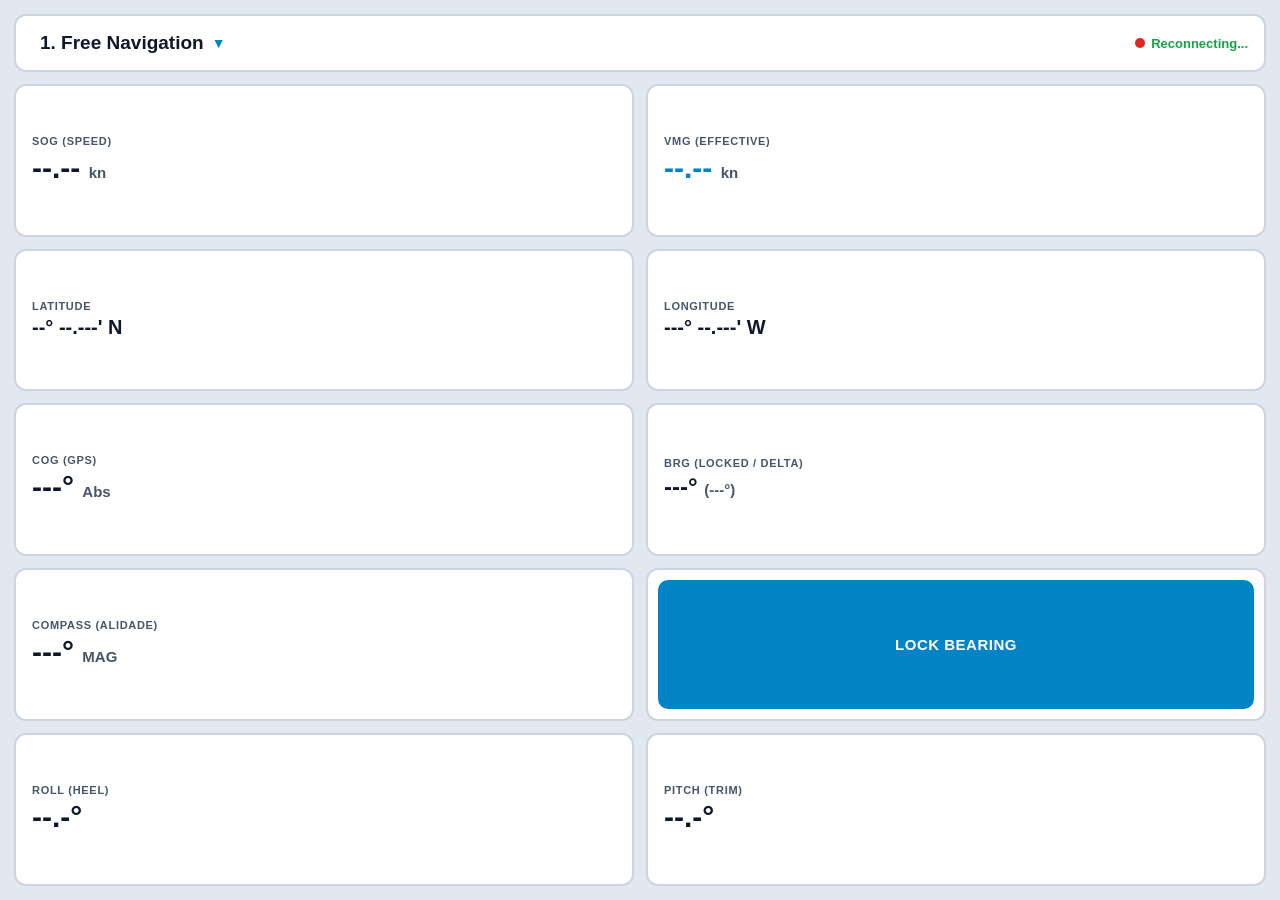
<file: data/index.html>
<!DOCTYPE html>
<html lang="en">
<head>
    <meta charset="UTF-8">
    <meta name="viewport" content="width=device-width, initial-scale=1.0">
    <title>ISHA - Tactical Regatta</title>
    <style>
        * { box-sizing: border-box; }
        body { 
            font-family: -apple-system, BlinkMacSystemFont, "Segoe UI", Roboto, sans-serif; 
            margin: 0; 
            padding: 0; 
            height: 100vh;
            display: flex;
            flex-direction: column;
            overflow: hidden;
            transition: background 0.2s, color 0.2s;
        }

        /* TEMAS DE COLOR */
        body.day-mode {
            --bg-color: #e2e8f0;
            --card-bg: #ffffff;
            --text-color: #0f172a;
            --text-muted: #475569;
            --border-color: #cbd5e1;
            --topbar-bg: #ffffff;
            --menu-hover: #f1f5f9;
        }
        body.night-mode {
            --bg-color: #000000;
            --card-bg: #140808;
            --text-color: #ef4444;
            --text-muted: #991b1b;
            --border-color: #450a0a;
            --topbar-bg: #140808;
            --menu-hover: #290d0d;
        }
        body.dark-mode {
            --bg-color: #0f172a;
            --card-bg: #1e293b;
            --text-color: #f8fafc;
            --text-muted: #94a3b8;
            --border-color: #334155;
            --topbar-bg: #1e293b;
            --menu-hover: #334155;
        }

        body {
            background: var(--bg-color);
            color: var(--text-color);
        }

        /* CONTENEDOR PRINCIPAL A PANTALLA COMPLETA */
        main {
            flex: 1;
            padding: 14px;
            overflow-y: auto;
            display: flex;
            flex-direction: column;
            gap: 12px;
            position: relative;
        }

        /* BARRA SUPERIOR CON TÍTULO DESPLEGABLE */
        .top-bar {
            display: flex;
            justify-content: space-between;
            align-items: center;
            background: var(--topbar-bg);
            padding: 12px 16px;
            border-radius: 12px;
            border: 2px solid var(--border-color);
            position: relative;
            z-index: 50;
        }

        .screen-selector-btn {
            background: transparent;
            border: none;
            color: var(--text-color);
            font-size: 19px;
            font-weight: 800;
            display: flex;
            align-items: center;
            gap: 8px;
            cursor: pointer;
            padding: 4px 8px;
            border-radius: 8px;
            text-align: left;
        }
        .screen-selector-btn:active {
            background: var(--menu-hover);
        }
        .chevron {
            font-size: 14px;
            color: #0284c7;
        }

        .connection-status { 
            font-size: 13px; 
            font-weight: 700; 
            color: #16a34a; 
            display: flex; 
            align-items: center; 
            gap: 6px; 
            white-space: nowrap;
        }
        .led { width: 10px; height: 10px; background: #16a34a; border-radius: 50%; display: inline-block; }

        /* MENÚ DESPLEGABLE FLOTANTE */
        .dropdown-menu {
            display: none;
            position: absolute;
            top: calc(100% + 8px);
            left: 0;
            width: 100%;
            max-width: 340px;
            background: var(--card-bg);
            border: 2px solid var(--border-color);
            border-radius: 14px;
            box-shadow: 0 12px 28px rgba(0,0,0,0.35);
            padding: 12px;
            flex-direction: column;
            gap: 6px;
            z-index: 100;
        }
        .dropdown-menu.open {
            display: flex;
        }
        .menu-header {
            font-size: 11px;
            font-weight: 800;
            text-transform: uppercase;
            color: #0284c7;
            letter-spacing: 1px;
            padding: 4px 10px;
        }
        .menu-item {
            background: transparent;
            color: var(--text-color);
            border: none;
            padding: 14px 14px;
            text-align: left;
            font-size: 16px;
            border-radius: 8px;
            cursor: pointer;
            font-weight: 700;
        }
        .menu-item:hover {
            background: var(--menu-hover);
        }
        .menu-item.active {
            background: #0284c7;
            color: #ffffff;
        }

        .theme-row {
            display: grid;
            grid-template-columns: repeat(3, 1fr);
            gap: 6px;
            margin-top: 8px;
            padding-top: 10px;
            border-top: 2px solid var(--border-color);
        }
        .theme-btn {
            background: var(--bg-color);
            color: var(--text-color);
            border: 1px solid var(--border-color);
            padding: 10px 4px;
            border-radius: 8px;
            font-size: 13px;
            font-weight: 700;
            cursor: pointer;
            text-align: center;
        }
        .theme-btn.selected {
            border: 2px solid #0284c7;
        }

        /* VISTAS / PANTALLAS */
        .screen-view {
            display: none;
            flex: 1;
            flex-direction: column;
        }
        .screen-view.active {
            display: flex;
        }

        /* GRID DE TARJETAS */
        .dashboard-grid {
            display: grid;
            grid-template-columns: repeat(2, 1fr);
            gap: 12px;
            flex: 1;
        }
        .card { 
            background: var(--card-bg); 
            padding: 14px 16px; 
            border-radius: 12px; 
            border: 2px solid var(--border-color);
            display: flex;
            flex-direction: column;
            justify-content: center;
        }
        .label { 
            font-size: 11px; 
            color: var(--text-muted); 
            text-transform: uppercase; 
            letter-spacing: 0.7px; 
            font-weight: 700;
            margin-bottom: 4px; 
        }
        .value { 
            font-size: 30px; 
            font-weight: 800; 
            color: var(--text-color); 
            line-height: 1.15;
        }
        .unit { 
            font-size: 15px; 
            color: var(--text-muted); 
            font-weight: 600; 
        }
        
        /* BOTÓN DE ACCIÓN */
        .btn-lock {
            background: #0284c7;
            color: #ffffff;
            border: none;
            padding: 14px 12px;
            border-radius: 10px;
            font-weight: 800;
            font-size: 15px;
            width: 100%;
            height: 100%;
            text-transform: uppercase;
            letter-spacing: 0.5px;
            cursor: pointer;
            transition: background 0.2s;
        }
        .btn-lock.locked {
            background: #dc2626;
        }

        /* ESTADOS DINÁMICOS DE ESCORA (ROLL / HEEL) */
        .card.heel-stbd {
            background: #dcfce7 !important;
            border-color: #16a34a !important;
        }
        .card.heel-stbd .label,
        .card.heel-stbd .value,
        .card.heel-stbd .unit {
            color: #14532d !important;
        }

        .card.heel-port {
            background: #fee2e2 !important;
            border-color: #dc2626 !important;
        }
        .card.heel-port .label,
        .card.heel-port .value,
        .card.heel-port .unit {
            color: #7f1d1d !important;
        }

        /* PANTALLAS VACÍAS (PLACEHOLDER) */
        .empty-screen {
            flex: 1;
            background: var(--card-bg);
            border: 2px dashed var(--border-color);
            border-radius: 12px;
            display: flex;
            flex-direction: column;
            align-items: center;
            justify-content: center;
            text-align: center;
            padding: 30px;
            color: var(--text-muted);
        }
        .empty-screen h2 {
            margin: 0 0 8px 0;
            color: var(--text-color);
            font-size: 22px;
        }
    </style>
</head>
<body class="day-mode">

    <main>
        <!-- BARRA SUPERIOR CON TÍTULO DESPLEGABLE -->
        <div class="top-bar">
            <button class="screen-selector-btn" onclick="toggleMenu(event)">
                <span id="current-screen-title">1. Free Navigation</span>
                <span class="chevron">▼</span>
            </button>

            <div id="status" class="connection-status">
                <span id="led" class="led"></span> <span id="stat-text">Connecting...</span>
            </div>

            <!-- MENÚ DESPLEGABLE -->
            <div id="dropdown-menu" class="dropdown-menu">
                <div class="menu-header">⛵ ISHA TACTICAL — SCREENS</div>
                <button class="menu-item active" onclick="switchScreen('nav', '1. Free Navigation', this)">1. Free Navigation</button>
                <button class="menu-item" onclick="switchScreen('start', '2. Pre-Start Line', this)">2. Pre-Start Line</button>
                <button class="menu-item" onclick="switchScreen('vmg', '3. VMG & Performance', this)">3. VMG &amp; Performance</button>
                <button class="menu-item" onclick="switchScreen('marks', '4. Waypoints / Marks', this)">4. Waypoints / Marks</button>
                <button class="menu-item" onclick="switchScreen('map', '5. Map & Laylines', this)">5. Map &amp; Laylines</button>

                <div class="theme-row">
                    <button id="btn-day" class="theme-btn selected" onclick="setTheme('day')">☀️ Day</button>
                    <button id="btn-night" class="theme-btn" onclick="setTheme('night')">🌙 Night</button>
                    <button id="btn-dark" class="theme-btn" onclick="setTheme('dark')">💻 Dark</button>
                </div>
            </div>
        </div>

        <!-- PANTALLA 1: FREE NAVIGATION -->
        <div id="screen-nav" class="screen-view active">
            <div class="dashboard-grid">
                <!-- Fila 2: SOG & VMG -->
                <div class="card">
                    <div class="label">SOG (Speed)</div>
                    <div id="spd" class="value">--.-- <span class="unit">kn</span></div>
                </div>
                <div class="card">
                    <div class="label">VMG (Effective)</div>
                    <div id="vmg" class="value" style="color: #0284c7;">--.-- <span class="unit">kn</span></div>
                </div>

                <!-- Fila 3: Lat & Long -->
                <div class="card">
                    <div class="label">Latitude</div>
                    <div id="lat" class="value" style="font-size: 20px;">--° --.---' N</div>
                </div>
                <div class="card">
                    <div class="label">Longitude</div>
                    <div id="lon" class="value" style="font-size: 20px;">---° --.---' W</div>
                </div>

                <!-- Fila 4: COG & Brg (Locked + Delta) -->
                <div class="card">
                    <div class="label">COG (GPS)</div>
                    <div id="cog" class="value">---° <span class="unit">Abs</span></div>
                </div>
                <div class="card">
                    <div class="label">Brg (Locked / Delta)</div>
                    <div id="fixed-brg" class="value" style="font-size: 24px;">---° <span class="unit">(---°)</span></div>
                </div>

                <!-- Fila 5: Compass & Lock Button -->
                <div class="card">
                    <div class="label">Compass (Alidade)</div>
                    <div id="phone-compass" class="value">---° <span class="unit">MAG</span></div>
                </div>
                <div class="card" style="padding: 10px;">
                    <button id="btn-lock" class="btn-lock" onclick="toggleLockBearing()">Lock Bearing</button>
                </div>

                <!-- Fila 6: Roll & Pitch -->
                <div id="card-roll" class="card">
                    <div id="roll-label" class="label">Roll (Heel)</div>
                    <div id="roll" class="value">--.-°</div>
                </div>
                <div class="card">
                    <div class="label">Pitch (Trim)</div>
                    <div id="pitch" class="value">--.-°</div>
                </div>
            </div>
        </div>

        <!-- PANTALLA 2: PRE-START LINE (VACÍA) -->
        <div id="screen-start" class="screen-view">
            <div class="empty-screen">
                <h2>2. Pre-Start Line</h2>
                <p>Empty layout ready for Start Timer, Line Bias &amp; Distance to Line.</p>
            </div>
        </div>

        <!-- PANTALLA 3: VMG & PERFORMANCE (VACÍA) -->
        <div id="screen-vmg" class="screen-view">
            <div class="empty-screen">
                <h2>3. VMG &amp; Performance</h2>
                <p>Empty layout ready for Target VMG, Tack Angles &amp; Wind Shift indicator.</p>
            </div>
        </div>

        <!-- PANTALLA 4: WAYPOINTS / MARKS (VACÍA) -->
        <div id="screen-marks" class="screen-view">
            <div class="empty-screen">
                <h2>4. Waypoints / Marks</h2>
                <p>Empty layout ready for Active Mark, DTW, BTW &amp; ETA.</p>
            </div>
        </div>

        <!-- PANTALLA 5: MAP & LAYLINES (VACÍA) -->
        <div id="screen-map" class="screen-view">
            <div class="empty-screen">
                <h2>5. Map &amp; Laylines</h2>
                <p>Empty layout ready for Tactical Plotter &amp; Layline projections.</p>
            </div>
        </div>

        <!-- INPUT OCULTO PARA CAPTURAR Y GUARDAR LA FOTO DIRECTAMENTE -->
        <input type="file" id="camera-input" accept="image/*" capture="environment" style="display: none;" onchange="handlePhotoCaptured(this)">
    </main>

    <script>
        let ws;
        let currentCog = 0;
        let currentPhoneHeading = 0;
        let lockedBearing = null;

        const dropdown = document.getElementById('dropdown-menu');
        const statusText = document.getElementById('stat-text');
        const led = document.getElementById('led');
        const cogEl = document.getElementById('cog');
        const fixedBrgEl = document.getElementById('fixed-brg');
        const phoneCompassEl = document.getElementById('phone-compass');
        const btnLock = document.getElementById('btn-lock');

        function toggleMenu(event) {
            event.stopPropagation();
            dropdown.classList.toggle('open');
        }

        // Cerrar menú al hacer clic fuera
        document.addEventListener('click', (event) => {
            if (!dropdown.contains(event.target)) {
                dropdown.classList.remove('open');
            }
        });

        // Cambiar de pantalla activa
        function switchScreen(screenId, titleText, btnElement) {
            document.querySelectorAll('.screen-view').forEach(el => el.classList.remove('active'));
            document.getElementById('screen-' + screenId).classList.add('active');

            document.getElementById('current-screen-title').innerText = titleText;

            document.querySelectorAll('.menu-item').forEach(btn => btn.classList.remove('active'));
            btnElement.classList.add('active');

            dropdown.classList.remove('open');
        }

        // Cambiar tema (Day / Night / Dark) con persistencia
        function setTheme(mode) {
            document.body.className = mode + '-mode';
            document.querySelectorAll('.theme-btn').forEach(btn => btn.classList.remove('selected'));
            document.getElementById('btn-' + mode).classList.add('selected');
            localStorage.setItem('isha_theme', mode);
            dropdown.classList.remove('open');
        }

        // Cargar tema guardado si existe
        const savedTheme = localStorage.getItem('isha_theme');
        if (savedTheme) {
            setTheme(savedTheme);
        }

        // --- WEBSOCKETS CON EL ESP32 ---
        function connect() {
            ws = new WebSocket('ws://' + window.location.hostname + ':81/');

            ws.onopen = () => {
                statusText.innerText = "Online";
                led.style.background = "#16a34a";
            };

            ws.onclose = () => {
                statusText.innerText = "Reconnecting...";
                led.style.background = "#dc2626";
                setTimeout(connect, 3000);
            };

            ws.onmessage = (event) => {
                try {
                    const data = JSON.parse(event.data);
                    if (data.spd !== undefined) document.getElementById('spd').innerHTML = data.spd.toFixed(1) + " <span class='unit'>kn</span>";
                    if (data.vmg !== undefined) document.getElementById('vmg').innerHTML = data.vmg.toFixed(1) + " <span class='unit'>kn</span>";
                    
                    if (data.cog !== undefined) {
                        currentCog = data.cog;
                        cogEl.innerHTML = currentCog.toFixed(1) + "° <span class='unit'>Abs</span>";
                        if (lockedBearing !== null) {
                            updateBearingDisplay();
                        }
                    }
                    
                    if (data.lat !== undefined) document.getElementById('lat').innerText = data.lat.toFixed(4) + "° N";
                    if (data.lon !== undefined) document.getElementById('lon').innerText = data.lon.toFixed(4) + "° W";
                    
                    // Roll con clases dinámicas para cambiar fondo y texto de la tarjeta entera
                    if (data.roll !== undefined) {
                        let rollVal = data.roll;
                        let rollCard = document.getElementById('card-roll');
                        let rollLabel = document.getElementById('roll-label');
                        let rollEl = document.getElementById('roll');

                        rollCard.classList.remove('heel-stbd', 'heel-port');

                        if (rollVal < 0) {
                            // Estribor -> Verde
                            rollCard.classList.add('heel-stbd');
                            rollLabel.innerText = "Roll (Heel - Stbd)";
                            rollEl.innerHTML = rollVal.toFixed(1) + "°";
                        } else if (rollVal > 0) {
                            // Babor -> Rojo
                            rollCard.classList.add('heel-port');
                            rollLabel.innerText = "Roll (Heel - Port)";
                            rollEl.innerHTML = rollVal.toFixed(1) + "°";
                        } else {
                            rollLabel.innerText = "Roll (Heel)";
                            rollEl.innerHTML = "0.0°";
                        }
                    }

                    if (data.pitch !== undefined) {
                        document.getElementById('pitch').innerHTML = data.pitch.toFixed(1) + "°";
                    }
                } catch (e) {
                    console.error("JSON error:", e);
                }
            };
        }

        connect();

        // --- SENSOR DE ORIENTACIÓN DEL MÓVIL (COMPÁS MAGNÉTICO ABSOLUTO) ---
        function handleOrientation(event) {
            let heading = null;
            const OFFSET = 0; // Ajustar grados de desfase si la postura de la mano lo requiere

            if (event.webkitCompassHeading !== undefined) {
                // iOS
                heading = event.webkitCompassHeading;
            } else if (event.alpha !== null) {
                // Android (alpha antihorario -> invertir a horario)
                heading = 360 - event.alpha;
            }

            if (heading !== null && !isNaN(heading)) {
                heading = (heading + OFFSET) % 360;
                if (heading < 0) heading += 360;

                currentPhoneHeading = Math.round(heading);
                if (currentPhoneHeading === 360) currentPhoneHeading = 0;
                phoneCompassEl.innerHTML = currentPhoneHeading + "° <span class='unit'>MAG</span>";
            }
        }

        if (!window.isSecureContext) {
            phoneCompassEl.innerHTML = "<span style='font-size:14px; color:#dc2626;'>Insecure (HTTP)</span>";
        } else if ('ondeviceorientationabsolute' in window) {
            window.addEventListener('deviceorientationabsolute', handleOrientation, true);
        } else if (window.DeviceOrientationEvent) {
            window.addEventListener('deviceorientation', handleOrientation, true);
        } else {
            phoneCompassEl.innerText = "Not supported";
        }

        // --- FUNCIÓN PARA FIJAR / DESFIJAR LA MARCACIÓN Y GUARDAR FOTO ---
        function toggleLockBearing() {
            if (lockedBearing === null) {
                // 1. Fijar marcación actual
                lockedBearing = currentPhoneHeading;
                updateBearingDisplay();

                btnLock.innerText = "Unlock Bearing";
                btnLock.classList.add('locked');

                // 2. Activar la cámara nativa para guardar la foto con sus metadatos
                document.getElementById('camera-input').click();

            } else {
                // Desfijar
                lockedBearing = null;
                fixedBrgEl.innerHTML = "---° <span class='unit'>(---°)</span>";

                btnLock.innerText = "Lock Bearing";
                btnLock.classList.remove('locked');
            }
        }

        // --- GESTIÓN DE LA FOTO CAPTURADA ---
        function handlePhotoCaptured(input) {
            if (input.files && input.files[0]) {
                const file = input.files[0];
                console.log("Foto guardada en el dispositivo:", file.name);
            }
        }

        function updateBearingDisplay() {
            // Normalizar diferencia al camino más corto (-180° a +180°)
            let delta = Math.round(currentCog - lockedBearing);
            while (delta > 180) delta -= 360;
            while (delta < -180) delta += 360;

            let deltaStr = (delta > 0 ? "+" + delta : delta) + "°";
            fixedBrgEl.innerHTML = lockedBearing + "° <span class='unit'>(" + deltaStr + ")</span>";
        }
    </script>
</body>
</html>
</file>
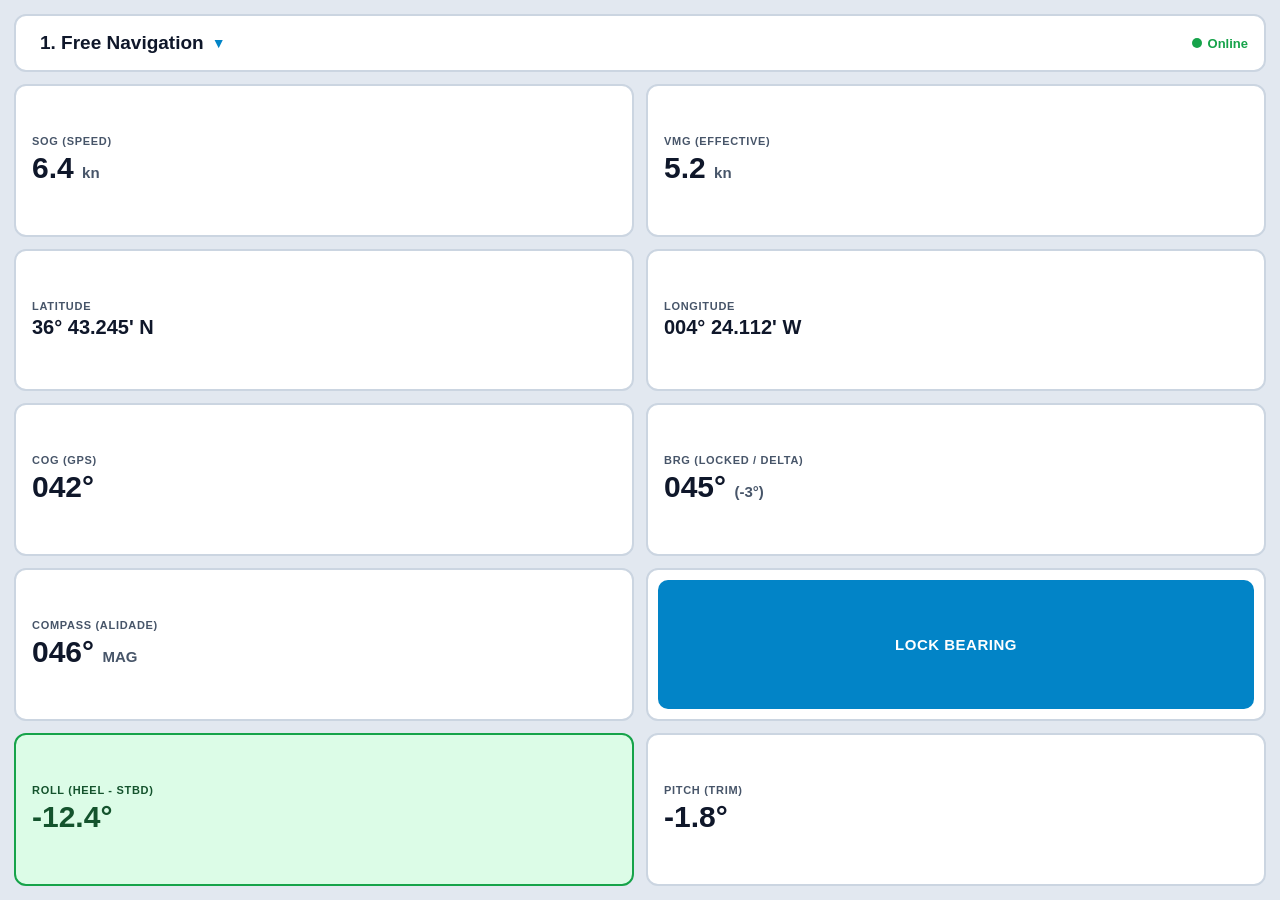
<file: src/ui.html>
<!DOCTYPE html>
<html lang="en">
<head>
    <meta charset="UTF-8">
    <meta name="viewport" content="width=device-width, initial-scale=1.0">
    <title>ISHA - Tactical Regatta</title>
    <style>
        * { box-sizing: border-box; }
        body { 
            font-family: -apple-system, BlinkMacSystemFont, "Segoe UI", Roboto, sans-serif; 
            margin: 0; 
            padding: 0; 
            height: 100vh;
            display: flex;
            flex-direction: column;
            overflow: hidden;
            transition: background 0.2s, color 0.2s;
        }

        /* TEMAS DE COLOR */
        body.day-mode {
            --bg-color: #e2e8f0;
            --card-bg: #ffffff;
            --text-color: #0f172a;
            --text-muted: #475569;
            --border-color: #cbd5e1;
            --topbar-bg: #ffffff;
            --menu-hover: #f1f5f9;
        }
        body.night-mode {
            --bg-color: #000000;
            --card-bg: #140808;
            --text-color: #ef4444;
            --text-muted: #991b1b;
            --border-color: #450a0a;
            --topbar-bg: #140808;
            --menu-hover: #290d0d;
        }
        body.dark-mode {
            --bg-color: #0f172a;
            --card-bg: #1e293b;
            --text-color: #f8fafc;
            --text-muted: #94a3b8;
            --border-color: #334155;
            --topbar-bg: #1e293b;
            --menu-hover: #334155;
        }

        body {
            background: var(--bg-color);
            color: var(--text-color);
        }

        /* CONTENEDOR PRINCIPAL A PANTALLA COMPLETA */
        main {
            flex: 1;
            padding: 14px;
            overflow-y: auto;
            display: flex;
            flex-direction: column;
            gap: 12px;
            position: relative;
        }

        /* BARRA SUPERIOR CON TÍTULO DESPLEGABLE */
        .top-bar {
            display: flex;
            justify-content: space-between;
            align-items: center;
            background: var(--topbar-bg);
            padding: 12px 16px;
            border-radius: 12px;
            border: 2px solid var(--border-color);
            position: relative;
            z-index: 50;
        }

        .screen-selector-btn {
            background: transparent;
            border: none;
            color: var(--text-color);
            font-size: 19px;
            font-weight: 800;
            display: flex;
            align-items: center;
            gap: 8px;
            cursor: pointer;
            padding: 4px 8px;
            border-radius: 8px;
            text-align: left;
        }
        .screen-selector-btn:active {
            background: var(--menu-hover);
        }
        .chevron {
            font-size: 14px;
            color: #0284c7;
        }

        .connection-status { 
            font-size: 13px; 
            font-weight: 700; 
            color: #16a34a; 
            display: flex; 
            align-items: center; 
            gap: 6px; 
            white-space: nowrap;
        }
        .led { width: 10px; height: 10px; background: #16a34a; border-radius: 50%; display: inline-block; }

        /* MENÚ DESPLEGABLE FLOTANTE */
        .dropdown-menu {
            display: none;
            position: absolute;
            top: calc(100% + 8px);
            left: 0;
            width: 100%;
            max-width: 340px;
            background: var(--card-bg);
            border: 2px solid var(--border-color);
            border-radius: 14px;
            box-shadow: 0 12px 28px rgba(0,0,0,0.35);
            padding: 12px;
            flex-direction: column;
            gap: 6px;
            z-index: 100;
        }
        .dropdown-menu.open {
            display: flex;
        }
        .menu-header {
            font-size: 11px;
            font-weight: 800;
            text-transform: uppercase;
            color: #0284c7;
            letter-spacing: 1px;
            padding: 4px 10px;
        }
        .menu-item {
            background: transparent;
            color: var(--text-color);
            border: none;
            padding: 14px 14px;
            text-align: left;
            font-size: 16px;
            border-radius: 8px;
            cursor: pointer;
            font-weight: 700;
        }
        .menu-item:hover {
            background: var(--menu-hover);
        }
        .menu-item.active {
            background: #0284c7;
            color: #ffffff;
        }

        .theme-row {
            display: grid;
            grid-template-columns: repeat(3, 1fr);
            gap: 6px;
            margin-top: 8px;
            padding-top: 10px;
            border-top: 2px solid var(--border-color);
        }
        .theme-btn {
            background: var(--bg-color);
            color: var(--text-color);
            border: 1px solid var(--border-color);
            padding: 10px 4px;
            border-radius: 8px;
            font-size: 13px;
            font-weight: 700;
            cursor: pointer;
            text-align: center;
        }
        .theme-btn.selected {
            border: 2px solid #0284c7;
        }

        /* VISTAS / PANTALLAS */
        .screen-view {
            display: none;
            flex: 1;
            flex-direction: column;
        }
        .screen-view.active {
            display: flex;
        }

        /* GRID DE TARJETAS */
        .dashboard-grid {
            display: grid;
            grid-template-columns: repeat(2, 1fr);
            gap: 12px;
            flex: 1;
        }
        .card { 
            background: var(--card-bg); 
            padding: 14px 16px; 
            border-radius: 12px; 
            border: 2px solid var(--border-color);
            display: flex;
            flex-direction: column;
            justify-content: center;
        }
        .label { 
            font-size: 11px; 
            color: var(--text-muted); 
            text-transform: uppercase; 
            letter-spacing: 0.7px; 
            font-weight: 700;
            margin-bottom: 4px; 
        }
        .value { 
            font-size: 30px; 
            font-weight: 800; 
            color: var(--text-color); 
            line-height: 1.15;
        }
        .unit { 
            font-size: 15px; 
            color: var(--text-muted); 
            font-weight: 600; 
        }
        
        /* BOTÓN DE ACCIÓN */
        .btn-lock {
            background: #0284c7;
            color: #ffffff;
            border: none;
            padding: 14px 12px;
            border-radius: 10px;
            font-weight: 800;
            font-size: 15px;
            width: 100%;
            height: 100%;
            text-transform: uppercase;
            letter-spacing: 0.5px;
            cursor: pointer;
        }
        .btn-lock.locked {
            background: #dc2626;
        }

        /* ESTADOS DINÁMICOS DE ESCORA (ROLL / HEEL) */
        .card.heel-stbd {
            background: #dcfce7;
            border-color: #16a34a;
        }
        .card.heel-stbd .label,
        .card.heel-stbd .value,
        .card.heel-stbd .unit {
            color: #14532d;
        }

        .card.heel-port {
            background: #fee2e2;
            border-color: #dc2626;
        }
        .card.heel-port .label,
        .card.heel-port .value,
        .card.heel-port .unit {
            color: #7f1d1d;
        }

        /* PANTALLAS VACÍAS (PLACEHOLDER) */
        .empty-screen {
            flex: 1;
            background: var(--card-bg);
            border: 2px dashed var(--border-color);
            border-radius: 12px;
            display: flex;
            flex-direction: column;
            align-items: center;
            justify-content: center;
            text-align: center;
            padding: 30px;
            color: var(--text-muted);
        }
        .empty-screen h2 {
            margin: 0 0 8px 0;
            color: var(--text-color);
            font-size: 22px;
        }
    </style>
</head>
<body class="day-mode">

    <main>
        <!-- BARRA SUPERIOR CON TÍTULO DESPLEGABLE -->
        <div class="top-bar">
            <button class="screen-selector-btn" onclick="toggleMenu(event)">
                <span id="current-screen-title">1. Free Navigation</span>
                <span class="chevron">▼</span>
            </button>

            <div class="connection-status">
                <span class="led"></span> <span>Online</span>
            </div>

            <!-- MENÚ DESPLEGABLE -->
            <div id="dropdown-menu" class="dropdown-menu">
                <div class="menu-header">⛵ ISHA TACTICAL — SCREENS</div>
                <button class="menu-item active" onclick="switchScreen('nav', '1. Free Navigation', this)">1. Free Navigation</button>
                <button class="menu-item" onclick="switchScreen('start', '2. Pre-Start Line', this)">2. Pre-Start Line</button>
                <button class="menu-item" onclick="switchScreen('vmg', '3. VMG & Performance', this)">3. VMG &amp; Performance</button>
                <button class="menu-item" onclick="switchScreen('marks', '4. Waypoints / Marks', this)">4. Waypoints / Marks</button>
                <button class="menu-item" onclick="switchScreen('map', '5. Map & Laylines', this)">5. Map &amp; Laylines</button>

                <div class="theme-row">
                    <button id="btn-day" class="theme-btn selected" onclick="setTheme('day')">☀️ Day</button>
                    <button id="btn-night" class="theme-btn" onclick="setTheme('night')">🌙 Night</button>
                    <button id="btn-dark" class="theme-btn" onclick="setTheme('dark')">💻 Dark</button>
                </div>
            </div>
        </div>

        <!-- PANTALLA 1: FREE NAVIGATION -->
        <div id="screen-nav" class="screen-view active">
            <div class="dashboard-grid">
                <!-- Fila 2: SOG & VMG -->
                <div class="card">
                    <div class="label">SOG (Speed)</div>
                    <div class="value">6.4 <span class="unit">kn</span></div>
                </div>
                <div class="card">
                    <div class="label">VMG (Effective)</div>
                    <div class="value">5.2 <span class="unit">kn</span></div>
                </div>

                <!-- Fila 3: Lat & Long -->
                <div class="card">
                    <div class="label">Latitude</div>
                    <div class="value" style="font-size: 20px;">36° 43.245' N</div>
                </div>
                <div class="card">
                    <div class="label">Longitude</div>
                    <div class="value" style="font-size: 20px;">004° 24.112' W</div>
                </div>

                <!-- Fila 4: COG & Brg -->
                <div class="card">
                    <div class="label">COG (GPS)</div>
                    <div class="value">042°</div>
                </div>
                <div class="card">
                    <div class="label">Brg (Locked / Delta)</div>
                    <div id="brg-display" class="value">045° <span class="unit">(-3°)</span></div>
                </div>

                <!-- Fila 5: Compass & Lock Button -->
                <div class="card">
                    <div class="label">Compass (Alidade)</div>
                    <div class="value">046° <span class="unit">MAG</span></div>
                </div>
                <div class="card" style="padding: 10px;">
                    <button id="btn-lock" class="btn-lock" onclick="toggleLock()">Lock Bearing</button>
                </div>

                <!-- Fila 6: Roll & Pitch -->
                <div class="card heel-stbd">
                    <div class="label">Roll (Heel - Stbd)</div>
                    <div class="value">-12.4°</div>
                </div>
                <div class="card">
                    <div class="label">Pitch (Trim)</div>
                    <div class="value">-1.8°</div>
                </div>
            </div>
        </div>

        <!-- PANTALLA 2: PRE-START LINE (VACÍA) -->
        <div id="screen-start" class="screen-view">
            <div class="empty-screen">
                <h2>2. Pre-Start Line</h2>
                <p>Empty layout ready for Start Timer, Line Bias &amp; Distance to Line.</p>
            </div>
        </div>

        <!-- PANTALLA 3: VMG & PERFORMANCE (VACÍA) -->
        <div id="screen-vmg" class="screen-view">
            <div class="empty-screen">
                <h2>3. VMG &amp; Performance</h2>
                <p>Empty layout ready for Target VMG, Tack Angles &amp; Wind Shift indicator.</p>
            </div>
        </div>

        <!-- PANTALLA 4: WAYPOINTS / MARKS (VACÍA) -->
        <div id="screen-marks" class="screen-view">
            <div class="empty-screen">
                <h2>4. Waypoints / Marks</h2>
                <p>Empty layout ready for Active Mark, DTW, BTW &amp; ETA.</p>
            </div>
        </div>

        <!-- PANTALLA 5: MAP & LAYLINES (VACÍA) -->
        <div id="screen-map" class="screen-view">
            <div class="empty-screen">
                <h2>5. Map &amp; Laylines</h2>
                <p>Empty layout ready for Tactical Plotter &amp; Layline projections.</p>
            </div>
        </div>
    </main>

    <script>
        const dropdown = document.getElementById('dropdown-menu');

        function toggleMenu(event) {
            event.stopPropagation();
            dropdown.classList.toggle('open');
        }

        // Cerrar el menú si se pulsa fuera de él
        document.addEventListener('click', (event) => {
            if (!dropdown.contains(event.target)) {
                dropdown.classList.remove('open');
            }
        });

        // Cambiar de pantalla activa
        function switchScreen(screenId, titleText, btnElement) {
            document.querySelectorAll('.screen-view').forEach(el => el.classList.remove('active'));
            document.getElementById('screen-' + screenId).classList.add('active');

            document.getElementById('current-screen-title').innerText = titleText;

            document.querySelectorAll('.menu-item').forEach(btn => btn.classList.remove('active'));
            btnElement.classList.add('active');

            dropdown.classList.remove('open');
        }

        // Cambiar tema (Day / Night / Dark)
        function setTheme(mode) {
            document.body.className = mode + '-mode';
            document.querySelectorAll('.theme-btn').forEach(btn => btn.classList.remove('selected'));
            document.getElementById('btn-' + mode).classList.add('selected');
            dropdown.classList.remove('open');
        }

        // Simulación visual del botón Lock Bearing
        let isLocked = true;
        function toggleLock() {
            const btn = document.getElementById('btn-lock');
            const brg = document.getElementById('brg-display');
            isLocked = !isLocked;
            if (isLocked) {
                btn.innerText = 'Unlock Bearing';
                btn.classList.add('locked');
                brg.innerHTML = '045° <span class="unit">(-3°)</span>';
            } else {
                btn.innerText = 'Lock Bearing';
                btn.classList.remove('locked');
                brg.innerHTML = '---° <span class="unit">(---°)</span>';
            }
        }
    </script>

</body>
</html>
</file>
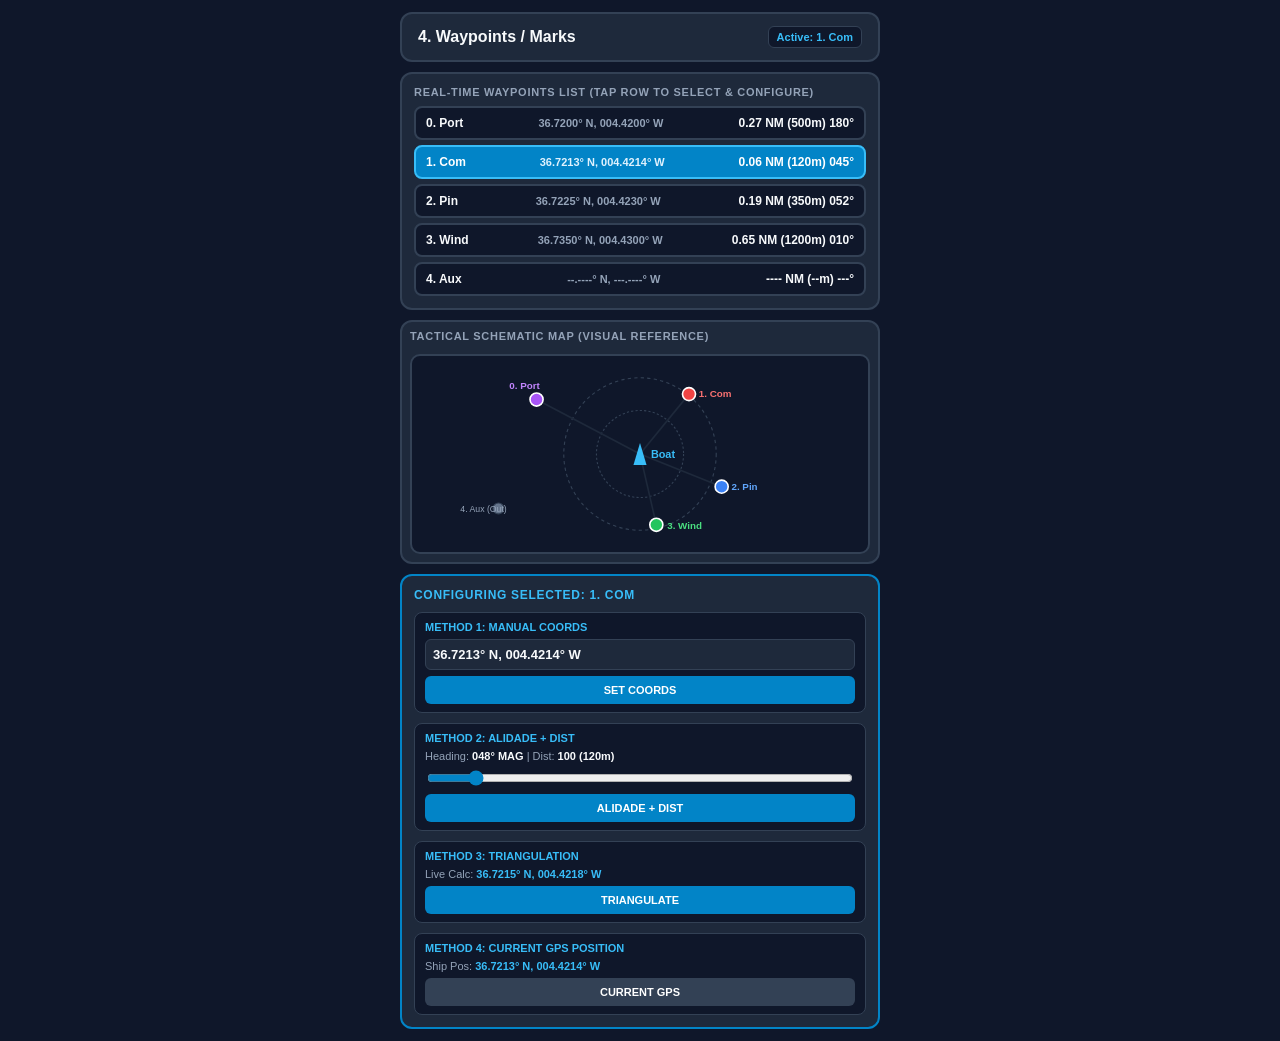
<file: src/waypoints.html>
<!DOCTYPE html>
<html lang="en">
<head>
    <meta charset="UTF-8">
    <meta name="viewport" content="width=device-width, initial-scale=1.0">
    <title>ISHA - Waypoints Management & Schematic Map</title>
    <style>
        * { box-sizing: border-box; }
        body { 
            font-family: -apple-system, BlinkMacSystemFont, "Segoe UI", Roboto, sans-serif; 
            margin: 0; 
            padding: 12px; 
            background: #0f172a;
            color: #f8fafc;
            min-height: 100vh;
            display: flex;
            flex-direction: column;
        }

        .container {
            max-width: 480px;
            width: 100%;
            margin: 0 auto;
            display: flex;
            flex-direction: column;
            gap: 10px;
        }

        .header {
            display: flex;
            justify-content: space-between;
            align-items: center;
            background: #1e293b;
            padding: 12px 16px;
            border-radius: 12px;
            border: 2px solid #334155;
            font-size: 16px;
            font-weight: 800;
        }

        .card {
            background: #1e293b;
            border: 2px solid #334155;
            border-radius: 12px;
            padding: 12px;
            display: flex;
            flex-direction: column;
            gap: 8px;
        }

        .label {
            font-size: 11px;
            color: #94a3b8;
            text-transform: uppercase;
            letter-spacing: 0.7px;
            font-weight: 700;
        }

        /* LISTA DE WAYPOINTS */
        .wp-list {
            display: flex;
            flex-direction: column;
            gap: 5px;
        }

        .wp-row {
            background: #0f172a;
            border: 2px solid #334155;
            padding: 8px 10px;
            border-radius: 8px;
            display: flex;
            justify-content: space-between;
            align-items: center;
            font-size: 12px;
            font-weight: 700;
            cursor: pointer;
            transition: all 0.2s;
        }

        .wp-row:hover {
            border-color: #0284c7;
        }

        .wp-row.selected {
            background: #0284c7;
            border-color: #38bdf8;
            color: #ffffff;
        }

        .wp-row.selected .wp-data {
            color: #e0f2fe;
        }

        .wp-data {
            font-size: 11px;
            color: #94a3b8;
        }

        /* ESQUEMA TÁCTICO (MAPA SVG INTERACTIVO) */
        .tactical-map-container {
            background: #0f172a;
            border: 2px solid #334155;
            border-radius: 10px;
            height: 200px;
            position: relative;
            overflow: hidden;
            display: flex;
            align-items: center;
            justify-content: center;
        }

        svg {
            width: 100%;
            height: 100%;
        }

        /* PANEL DE CONFIGURACIÓN DEL WAYPOINT SELECCIONADO */
        .config-panel {
            background: #1e293b;
            border: 2px solid #0284c7;
            border-radius: 12px;
            padding: 12px;
            display: flex;
            flex-direction: column;
            gap: 10px;
        }

        .method-box {
            background: #0f172a;
            border: 1px solid #334155;
            padding: 8px 10px;
            border-radius: 8px;
            display: flex;
            flex-direction: column;
            gap: 6px;
        }

        .method-title {
            font-size: 11px;
            font-weight: 800;
            color: #38bdf8;
            text-transform: uppercase;
        }

        .wp-input {
            background: #1e293b;
            color: #f8fafc;
            border: 1px solid #334155;
            padding: 7px;
            border-radius: 6px;
            font-size: 13px;
            font-weight: 700;
            width: 100%;
        }

        .wp-slider-row {
            display: flex;
            align-items: center;
            gap: 10px;
        }

        .wp-slider {
            flex: 1;
            accent-color: #0284c7;
        }

        .wp-btn {
            background: #0284c7;
            color: #fff;
            border: none;
            padding: 8px;
            border-radius: 6px;
            font-size: 11px;
            font-weight: 800;
            cursor: pointer;
            text-transform: uppercase;
            width: 100%;
            transition: background 0.2s;
        }
        .wp-btn:hover {
            background: #0369a1;
        }
        .wp-btn.secondary {
            background: #334155;
        }
        .wp-btn.secondary:hover {
            background: #475569;
        }
    </style>
</head>
<body>

    <div class="container">
        <!-- BARRA SUPERIOR -->
        <div class="header">
            <span>4. Waypoints / Marks</span>
            <span id="active-status-badge" style="font-size: 11px; color: #38bdf8; background: #0f172a; padding: 4px 8px; border-radius: 6px; border: 1px solid #334155;">Active: 1. Com</span>
        </div>

        <!-- LISTA GENERAL DE WAYPOINTS -->
        <div class="card">
            <div class="label">Real-Time Waypoints List (Tap row to select &amp; configure)</div>
            <div class="wp-list" id="wp-list-container">
                <!-- Se genera dinámicamente por JS -->
            </div>
        </div>

        <!-- ESQUEMA TÁCTICO (MAPA SVG) -->
        <div class="card" style="padding: 8px;">
            <div class="label" style="margin-bottom: 4px;">Tactical Schematic Map (Visual Reference)</div>
            <div class="tactical-map-container">
                <svg viewBox="0 0 350 180" xmlns="http://www.w3.org/2000/svg">
                    <!-- Cuadrícula de referencia / compás -->
                    <circle cx="175" cy="90" r="70" stroke="#334155" stroke-dasharray="3,3" stroke-width="1" fill="none"/>
                    <circle cx="175" cy="90" r="40" stroke="#334155" stroke-dasharray="2,2" stroke-width="1" fill="none"/>
                    
                    <!-- Líneas de rumbo relativas desde el barco (centro 175, 90) -->
                    <line x1="175" y1="90" x2="80" y2="40" stroke="#1e293b" stroke-width="1.5"/>
                    <line x1="175" y1="90" x2="220" y2="35" stroke="#1e293b" stroke-width="1.5"/>
                    <line x1="175" y1="90" x2="250" y2="120" stroke="#1e293b" stroke-width="1.5"/>
                    <line x1="175" y1="90" x2="190" y2="155" stroke="#1e293b" stroke-width="1.5"/>

                    <!-- BARCO (Centro) -->
                    <g transform="translate(175, 90)">
                        <polygon points="0,-10 6,10 -6,10" fill="#38bdf8"/>
                        <text x="10" y="4" fill="#38bdf8" font-size="10" font-weight="bold">Boat</text>
                    </g>

                    <!-- 0. PORT (Base / Faro) -->
                    <g transform="translate(80, 40)" style="cursor:pointer;" onclick="selectWaypoint(0)">
                        <circle cx="0" cy="0" r="6" fill="#a855f7" stroke="#ffffff" stroke-width="1.5"/>
                        <text x="-25" y="-10" fill="#c084fc" font-size="9" font-weight="bold">0. Port</text>
                    </g>

                    <!-- 1. COM (Comité - Rojo) -->
                    <g transform="translate(220, 35)" style="cursor:pointer;" onclick="selectWaypoint(1)">
                        <circle cx="0" cy="0" r="6" fill="#ef4444" stroke="#ffffff" stroke-width="1.5"/>
                        <text x="9" y="3" fill="#f87171" font-size="9" font-weight="bold">1. Com</text>
                    </g>

                    <!-- 2. PIN (Azul) -->
                    <g transform="translate(250, 120)" style="cursor:pointer;" onclick="selectWaypoint(2)">
                        <circle cx="0" cy="0" r="6" fill="#3b82f6" stroke="#ffffff" stroke-width="1.5"/>
                        <text x="9" y="3" fill="#60a5fa" font-size="9" font-weight="bold">2. Pin</text>
                    </g>

                    <!-- 3. WIND (Windward - Verde) -->
                    <g transform="translate(190, 155)" style="cursor:pointer;" onclick="selectWaypoint(3)">
                        <circle cx="0" cy="0" r="6" fill="#22c55e" stroke="#ffffff" stroke-width="1.5"/>
                        <text x="10" y="4" fill="#4ade80" font-size="9" font-weight="bold">3. Wind</text>
                    </g>

                    <!-- 4. AUX (Fuera de rango / Abajo izq) -->
                    <g transform="translate(45, 140)">
                        <circle cx="0" cy="0" r="5" fill="#64748b" stroke="#334155" stroke-width="1"/>
                        <text x="-35" y="3" fill="#94a3b8" font-size="8">4. Aux (Out)</text>
                    </g>
                </svg>
            </div>
        </div>

        <!-- PANEL DE CONFIGURACIÓN DEL WAYPOINT SELECCIONADO -->
        <div class="config-panel">
            <div class="label" id="configuring-title" style="color: #38bdf8; font-size: 12px;">Configuring Selected: 1. Com</div>

            <!-- Método 1: Manual Coords -->
            <div class="method-box">
                <div class="method-title">Method 1: Manual Coords</div>
                <input type="text" class="wp-input" id="input-coords" value="36.7213° N, 004.4214° W">
                <button class="wp-btn" onclick="applyAction('Set Coords')">Set Coords</button>
            </div>

            <!-- Método 2: Alidade + Dist -->
            <div class="method-box">
                <div class="method-title">Method 2: Alidade + Dist</div>
                <div style="font-size: 11px; color: #94a3b8;">Heading: <strong style="color:#f8fafc;">048° MAG</strong> | Dist: <strong id="slider-txt" style="color:#f8fafc;">100 (120m)</strong></div>
                <div class="wp-slider-row">
                    <input type="range" class="wp-slider" min="0" max="1000" value="100" oninput="updateSlider(this)">
                </div>
                <button class="wp-btn" onclick="applyAction('Alidade + Dist')">Alidade + Dist</button>
            </div>

            <!-- Método 3: Triangulation -->
            <div class="method-box">
                <div class="method-title">Method 3: Triangulation</div>
                <div style="font-size: 11px; color: #94a3b8;">Live Calc: <strong style="color:#38bdf8;" id="triang-val">36.7215° N, 004.4218° W</strong></div>
                <button class="wp-btn" onclick="applyAction('Triangulation')">Triangulate</button>
            </div>

            <!-- Método 4: Current GPS -->
            <div class="method-box">
                <div class="method-title">Method 4: Current GPS Position</div>
                <div style="font-size: 11px; color: #94a3b8;">Ship Pos: <strong style="color:#38bdf8;" id="gps-val">36.7213° N, 004.4214° W</strong></div>
                <button class="wp-btn secondary" onclick="applyAction('Current GPS')">Current GPS</button>
            </div>
        </div>
    </div>

    <script>
        // Datos de ejemplo para los 5 waypoints
        const waypoints = [
            { id: 0, name: "Port", lat: "36.7200° N", lon: "004.4200° W", nm: "0.27 NM", m: "(500m)", brg: "180°" },
            { id: 1, name: "Com",  lat: "36.7213° N", lon: "004.4214° W", nm: "0.06 NM", m: "(120m)", brg: "045°" },
            { id: 2, name: "Pin",  lat: "36.7225° N", lon: "004.4230° W", nm: "0.19 NM", m: "(350m)", brg: "052°" },
            { id: 3, name: "Wind", lat: "36.7350° N", lon: "004.4300° W", nm: "0.65 NM", m: "(1200m)", brg: "010°" },
            { id: 4, name: "Aux",  lat: "--.----° N", lon: "---.----° W", nm: "---- NM", m: "(--m)", brg: "---°" }
        ];

        let selectedWpIndex = 1; // Por defecto arrancamos seleccionando el 1. Com

        function renderList() {
            const container = document.getElementById('wp-list-container');
            container.innerHTML = "";

            waypoints.forEach((wp, idx) => {
                const row = document.createElement('div');
                row.className = `wp-row ${idx === selectedWpIndex ? 'selected' : ''}`;
                row.innerHTML = `
                    <span>${wp.id}. ${wp.name}</span>
                    <span class="wp-data">${wp.lat}, ${wp.lon}</span>
                    <span>${wp.nm} ${wp.m} ${wp.brg}</span>
                `;
                row.onclick = () => selectWaypoint(idx);
                container.appendChild(row);
            });

            // Actualizar título del panel inferior
            document.getElementById('configuring-title').innerText = `Configuring Selected: ${waypoints[selectedWpIndex].id}. ${waypoints[selectedWpIndex].name}`;
            document.getElementById('active-status-badge').innerText = `Active: ${waypoints[selectedWpIndex].id}. ${waypoints[selectedWpIndex].name}`;
            document.getElementById('input-coords').value = `${waypoints[selectedWpIndex].lat}, ${waypoints[selectedWpIndex].lon}`;
        }

        function selectWaypoint(index) {
            selectedWpIndex = index;
            renderList();
        }

        function updateSlider(slider) {
            let val = Math.round(Math.pow(slider.value / 30, 2) + 10);
            document.getElementById('slider-txt').innerText = slider.value + " (" + val + "m)";
        }

        function applyAction(methodName) {
            alert(`Waypoint [${waypoints[selectedWpIndex].id}. ${waypoints[selectedWpIndex].name}] updated successfully using method: [${methodName}]`);
        }

        // Inicializar la interfaz al cargar
        renderList();
    </script>
</body>
</html>
</file>
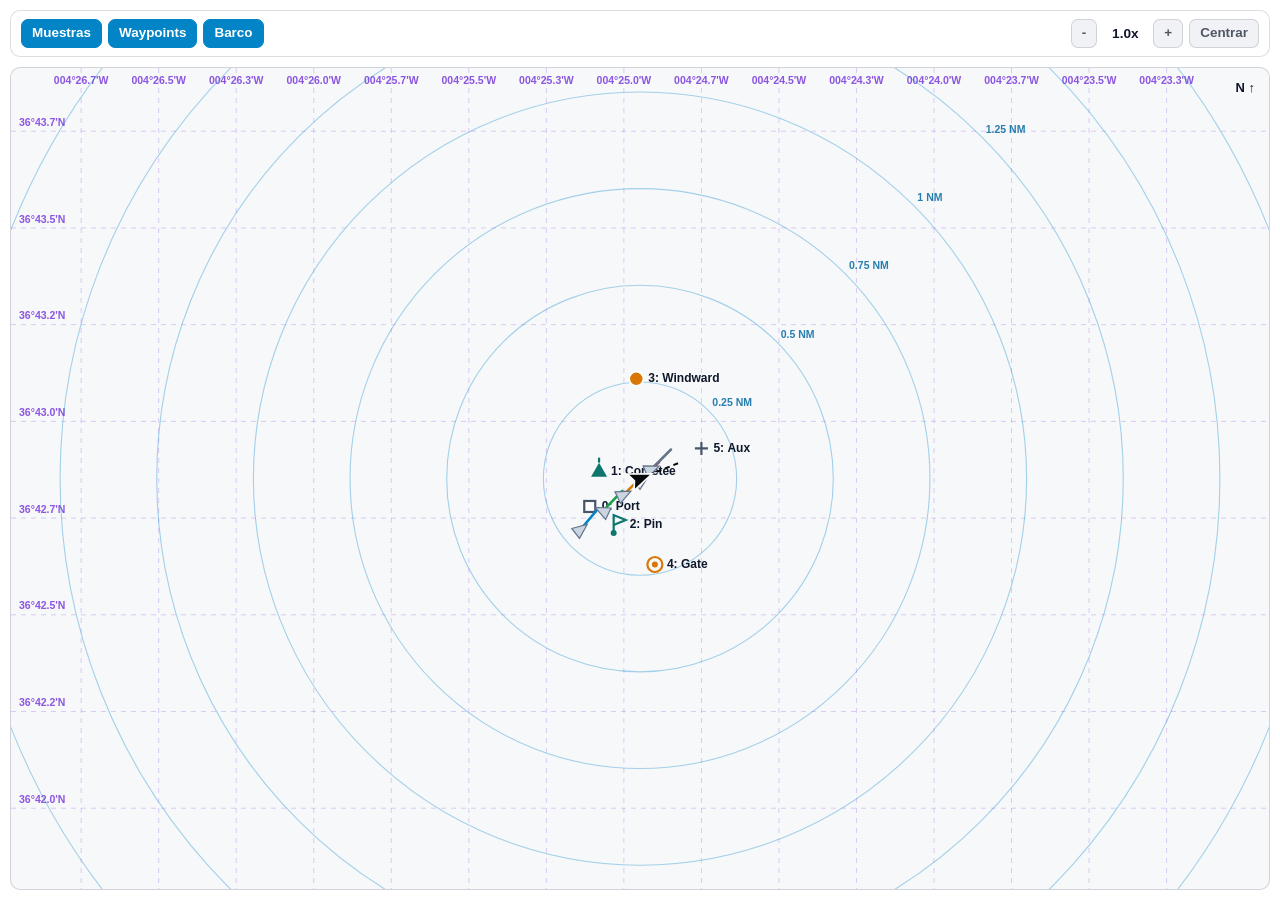
<file: pc/templates/map.html>
<!DOCTYPE html>
<html lang="es">
<head>
    <meta charset="UTF-8">
    <meta name="viewport" content="width=device-width, initial-scale=1.0, maximum-scale=1.0, user-scalable=no">
    <title>Mapa — Regatta</title>
    <link rel="stylesheet" href="core.css">
    <link rel="stylesheet" href="map.css">
</head>
<body>
    <main class="map-view">
        <header class="map-toolbar" aria-label="Controles del mapa">
            <div class="map-group" role="group" aria-label="Capas del mapa">
                <button type="button" id="map-toggle-samples" class="map-btn is-active" aria-pressed="true">
                    Muestras
                </button>
                <button type="button" id="map-toggle-waypoints" class="map-btn is-active" aria-pressed="true">
                    Waypoints
                </button>
                <button type="button" id="map-toggle-boat" class="map-btn is-active" aria-pressed="true">
                    Barco
                </button>
            </div>

            <div class="map-group" role="group" aria-label="Zoom y centrado">
                <button type="button" id="map-zoom-out" class="map-btn" aria-label="Alejar zoom">
                    -
                </button>
                <span id="map-zoom-label" class="map-zoom-label">1.0x</span>
                <button type="button" id="map-zoom-in" class="map-btn" aria-label="Acercar zoom">
                    +
                </button>
                <button type="button" id="map-zoom-reset" class="map-btn">
                    Centrar
                </button>
            </div>
        </header>

        <section class="map-canvas-wrapper" aria-label="Vista del campo de regata">
            <canvas id="map-canvas"></canvas>
        </section>
    </main>

    <script src="test_map.js"></script>
    <script src="map.js"></script>
</body>
</html>
</file>
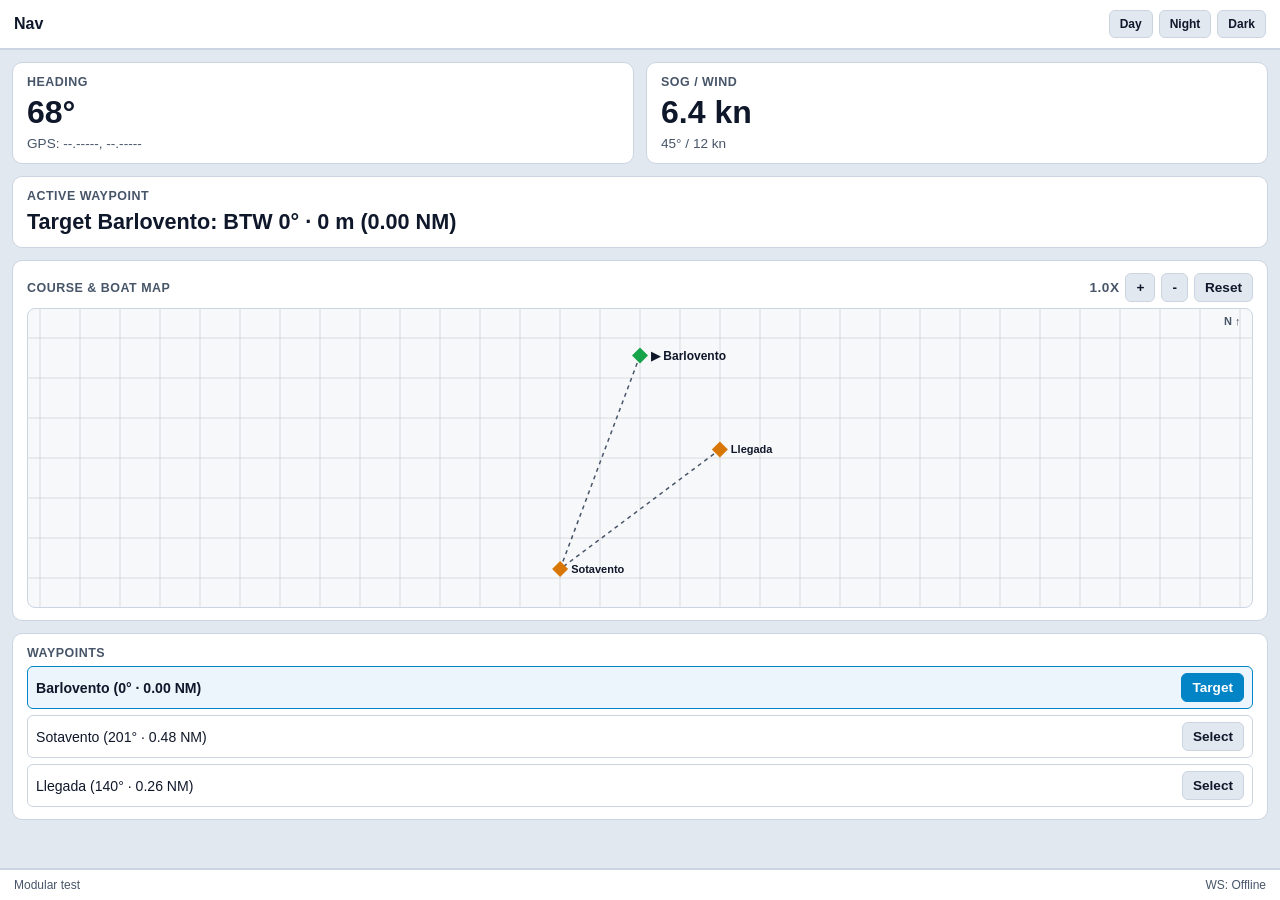
<file: pc/templates/nav.html>
<!DOCTYPE html>
<html lang="en">
<head>
    <meta charset="UTF-8">
    <meta name="viewport" content="width=device-width, initial-scale=1.0">
    <title>ISHA - Nav (Test)</title>
    <link rel="stylesheet" href="core.css">
    <link rel="stylesheet" href="nav.css">
</head>
<body class="day-mode">
    <header class="test-header">
        <h1>Nav</h1>
        <div class="test-controls">
            <button type="button" onclick="document.body.className='day-mode'; window.dispatchEvent(new Event('resize'));">Day</button>
            <button type="button" onclick="document.body.className='night-mode'; window.dispatchEvent(new Event('resize'));">Night</button>
            <button type="button" onclick="document.body.className='dark-mode'; window.dispatchEvent(new Event('resize'));">Dark</button>
        </div>
    </header>

    <main>
        <div id="screen-nav" class="screen-view active">
            <div class="nav-grid">
                <div class="nav-card">
                    <div class="nav-label">Heading</div>
                    <div id="nav-heading" class="nav-value-lg">---°</div>
                    <div id="nav-gps" class="nav-unit">GPS: --.-----, --.-----</div>
                </div>

                <div class="nav-card">
                    <div class="nav-label">SOG / Wind</div>
                    <div id="nav-sog" class="nav-value-lg">--.- kn</div>
                    <div id="nav-wind" class="nav-unit">---° / N/A</div>
                </div>

                <div class="nav-card nav-full-width">
                    <div class="nav-label">Active Waypoint</div>
                    <div id="nav-target-summary" class="nav-value-md">Target: None</div>
                </div>

                <div class="nav-card nav-full-width">
                    <div class="nav-label">
                        <span>Course &amp; Boat Map</span>
                        <div class="nav-toolbar">
                            <span id="nav-map-scale" class="nav-unit">1.0x</span>
                            <button type="button" id="nav-zoom-in" class="nav-btn">+</button>
                            <button type="button" id="nav-zoom-out" class="nav-btn">-</button>
                            <button type="button" id="nav-zoom-reset" class="nav-btn">Reset</button>
                        </div>
                    </div>
                    <div class="nav-map-wrapper">
                        <canvas id="nav-map-canvas"></canvas>
                    </div>
                </div>

                <div class="nav-card nav-full-width">
                    <div class="nav-label">Waypoints</div>
                    <div id="nav-marks-list" class="nav-marks-list"></div>
                </div>
            </div>
        </div>
    </main>

    <footer class="test-footer">
        <span>Modular test</span>
        <span id="test-ws-state">WS: --</span>
    </footer>

    <script src="test_nav.js"></script>
    <script src="core.js"></script>
    <script src="nav.js"></script>
</body>
</html>
</file>
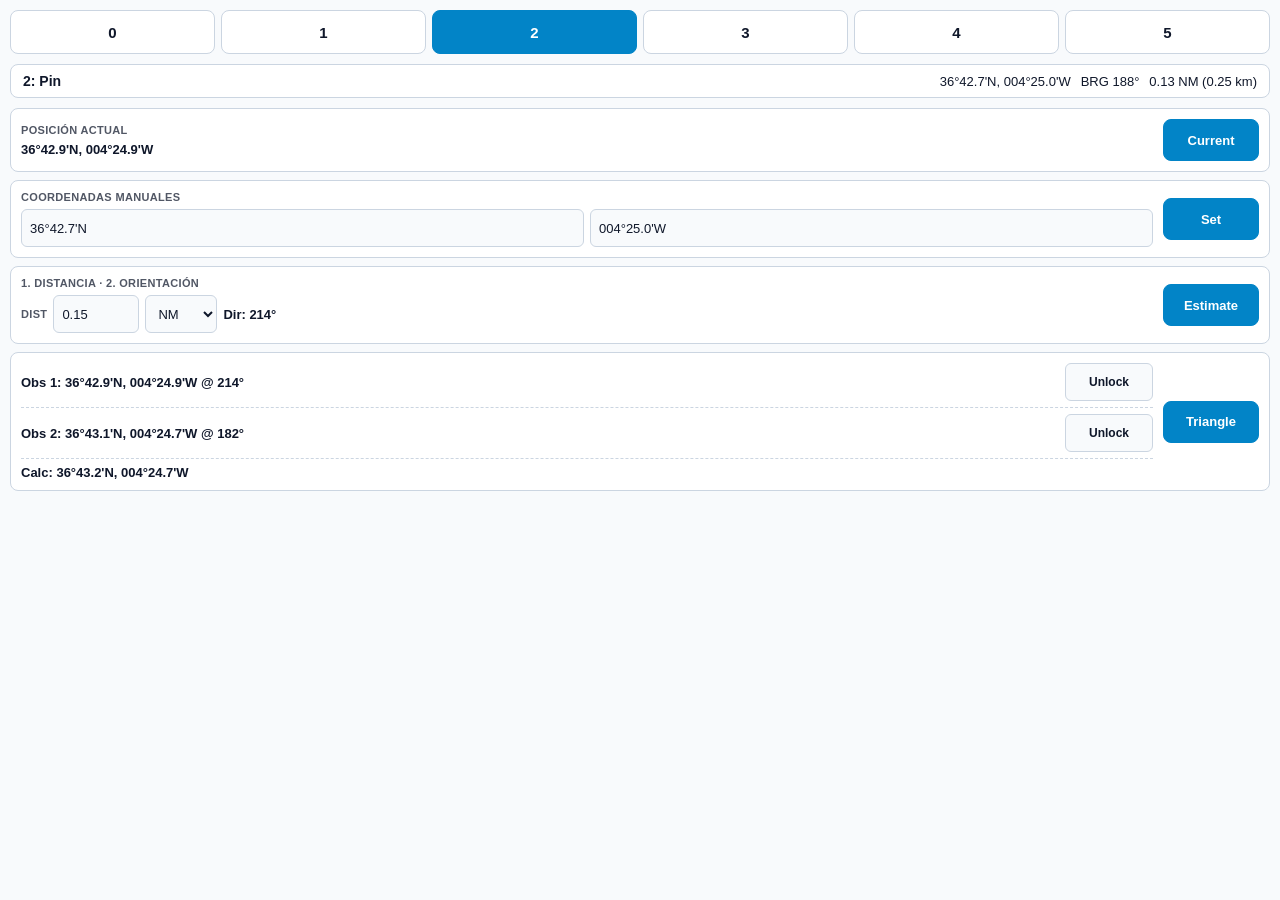
<file: pc/templates/wayp.html>
<!DOCTYPE html>
<html lang="es">
<head>
    <meta charset="UTF-8">
    <meta name="viewport" content="width=device-width, initial-scale=1.0, maximum-scale=1.0, user-scalable=no">
    <title>Waypoints — Regatta</title>
    <link rel="stylesheet" href="core.css">
    <link rel="stylesheet" href="wayp.css">
</head>
<body>
    <main class="wayp-view">
        <nav class="wayp-selector" aria-label="Seleccionar waypoint">
            <button type="button" class="wayp-num-btn" data-wp-id="0">0</button>
            <button type="button" class="wayp-num-btn" data-wp-id="1">1</button>
            <button type="button" class="wayp-num-btn is-active" data-wp-id="2">2</button>
            <button type="button" class="wayp-num-btn" data-wp-id="3">3</button>
            <button type="button" class="wayp-num-btn" data-wp-id="4">4</button>
            <button type="button" class="wayp-num-btn" data-wp-id="5">5</button>
        </nav>

        <header class="wayp-summary" aria-label="Detalle del waypoint seleccionado">
            <span id="wayp-summary-title" class="wayp-summary-title">2: Pin</span>
            <div class="wayp-summary-metrics">
                <span id="wayp-summary-pos">—, —</span>
                <span id="wayp-summary-brg">BRG —</span>
                <span id="wayp-summary-dist">— NM</span>
            </div>
        </header>

        <section class="wayp-rows" aria-label="Métodos de actualización de waypoint">
            <!-- Fila 1: Posición actual del barco y botón Current -->
            <div class="wayp-row">
                <div class="wayp-row-col-left">
                    <span class="wayp-label">Posición actual</span>
                    <span id="wayp-current-pos" class="wayp-value">—, —</span>
                </div>
                <div class="wayp-row-col-right">
                    <button type="button" id="wayp-btn-current" class="wayp-action-btn">Current</button>
                </div>
            </div>

            <!-- Fila 2: Latitud y longitud manuales y botón Set -->
            <div class="wayp-row">
                <div class="wayp-row-col-left">
                    <span class="wayp-label">Coordenadas manuales</span>
                    <div class="wayp-inline-group">
                        <input type="text" id="wayp-input-lat" class="wayp-input wayp-input-coord" aria-label="Latitud" placeholder="36°42.7'N">
                        <input type="text" id="wayp-input-lon" class="wayp-input wayp-input-coord" aria-label="Longitud" placeholder="004°25.0'W">
                    </div>
                </div>
                <div class="wayp-row-col-right">
                    <button type="button" id="wayp-btn-set" class="wayp-action-btn">Set</button>
                </div>
            </div>

            <!-- Fila 3: Distancia primero, luego orientación en vivo y botón Estimate -->
            <div class="wayp-row">
                <div class="wayp-row-col-left">
                    <span class="wayp-label">1. Distancia · 2. Orientación</span>
                    <div class="wayp-inline-group">
                        <label for="wayp-input-dist" class="wayp-label">Dist</label>
                        <input type="number" id="wayp-input-dist" class="wayp-input wayp-input-dist" step="0.01" min="0" value="0.15" aria-label="Distancia estimada">
                        <select id="wayp-select-unit" class="wayp-select wayp-select-unit" aria-label="Unidad de distancia">
                            <option value="NM" selected>NM</option>
                            <option value="km">km</option>
                            <option value="m">m</option>
                        </select>
                        <span class="wayp-value">Dir: <strong id="wayp-live-dir">214°</strong></span>
                    </div>
                </div>
                <div class="wayp-row-col-right">
                    <button type="button" id="wayp-btn-estimate" class="wayp-action-btn">Estimate</button>
                </div>
            </div>

            <!-- Fila 4: Dos observaciones con Unlock/Lock y cálculo por Triangle -->
            <div class="wayp-row">
                <div class="wayp-row-col-left">
                    <div class="wayp-tri-subrow">
                        <span id="wayp-obs1-text" class="wayp-value">Obs 1: Sin fijar</span>
                        <button type="button" id="wayp-btn-obs1" class="wayp-obs-btn">Unlock</button>
                    </div>
                    <div class="wayp-tri-subrow">
                        <span id="wayp-obs2-text" class="wayp-value">Obs 2: Sin fijar</span>
                        <button type="button" id="wayp-btn-obs2" class="wayp-obs-btn">Unlock</button>
                    </div>
                    <div class="wayp-tri-subrow">
                        <span id="wayp-tri-calc-text" class="wayp-value">Calc: —</span>
                    </div>
                </div>
                <div class="wayp-row-col-right">
                    <button type="button" id="wayp-btn-triangle" class="wayp-action-btn">Triangle</button>
                </div>
            </div>
        </section>

        <div id="wayp-status" class="wayp-status" role="status" aria-live="polite"></div>
    </main>

    <script src="test_wayp.js"></script>
    <script src="wayp.js"></script>
</body>
</html>
</file>
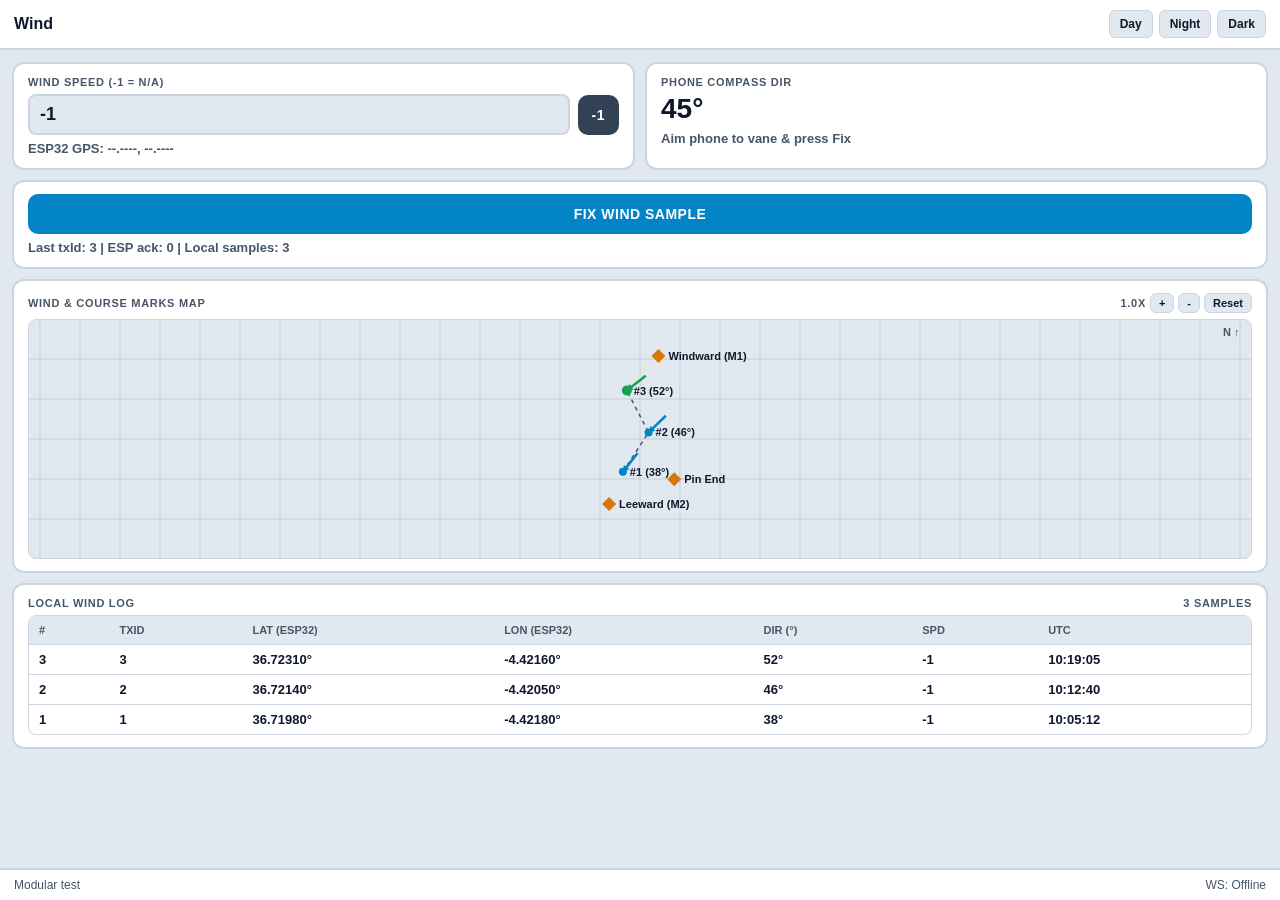
<file: pc/templates/wind.html>
<!DOCTYPE html>
<html lang="en">
<head>
    <meta charset="UTF-8">
    <meta name="viewport" content="width=device-width, initial-scale=1.0">
    <title>ISHA - Wind (Test)</title>
    <link rel="stylesheet" href="core.css">
    <link rel="stylesheet" href="wind.css">
</head>
<body class="day-mode">
    <header class="test-header">
        <h1>Wind</h1>
        <div class="test-controls">
            <button type="button" onclick="document.body.className='day-mode'; window.dispatchEvent(new Event('resize'));">Day</button>
            <button type="button" onclick="document.body.className='night-mode'; window.dispatchEvent(new Event('resize'));">Night</button>
            <button type="button" onclick="document.body.className='dark-mode'; window.dispatchEvent(new Event('resize'));">Dark</button>
        </div>
    </header>

    <main>
        <div id="screen-wind" class="screen-view active">
            <div class="wind-grid">
                <div class="wind-card">
                    <div class="wind-label">Wind Speed (-1 = N/A)</div>
                    <div class="wind-input-row">
                        <input id="wind-spd-input" class="wind-input" type="number" min="-1" max="120" step="1" value="-1">
                        <button id="wind-btn-no-anem" class="wind-btn wind-secondary" type="button">-1</button>
                    </div>
                    <div id="wind-esp-pos" class="wind-unit">ESP32 GPS: --.----, --.----</div>
                </div>

                <div class="wind-card">
                    <div class="wind-label">Phone Compass Dir</div>
                    <div id="wind-compass-dir" class="wind-value-lg">---°</div>
                    <div id="wind-compass-hint" class="wind-unit">Aim phone to vane &amp; press Fix</div>
                </div>

                <div class="wind-card wind-full-width">
                    <button id="wind-btn-fix" class="wind-btn" type="button">Fix Wind Sample</button>
                    <div id="wind-sync-status" class="wind-unit">Last txId: 0 | Local samples: 0</div>
                </div>

                <div class="wind-card wind-full-width">
                    <div class="wind-label">
                        <span>Wind &amp; Course Marks Map</span>
                        <div class="wind-map-toolbar">
                            <span id="wind-map-scale">1.0x</span>
                            <button type="button" id="wind-zoom-in" class="wind-map-btn">+</button>
                            <button type="button" id="wind-zoom-out" class="wind-map-btn">-</button>
                            <button type="button" id="wind-zoom-reset" class="wind-map-btn">Reset</button>
                        </div>
                    </div>
                    <div class="wind-map-wrapper">
                        <canvas id="wind-map-canvas"></canvas>
                    </div>
                </div>

                <div class="wind-card wind-full-width">
                    <div class="wind-label">
                        <span>Local Wind Log</span>
                        <span id="wind-local-count">0 samples</span>
                    </div>
                    <div class="wind-table-scroll">
                        <table class="wind-table">
                            <thead>
                                <tr>
                                    <th>#</th>
                                    <th>txId</th>
                                    <th>Lat (ESP32)</th>
                                    <th>Lon (ESP32)</th>
                                    <th>Dir (°)</th>
                                    <th>Spd</th>
                                    <th>UTC</th>
                                </tr>
                            </thead>
                            <tbody id="wind-log-tbody"></tbody>
                        </table>
                    </div>
                </div>
            </div>
        </div>
    </main>

    <footer class="test-footer">
        <span>Modular test</span>
        <span id="test-ws-state">WS: --</span>
    </footer>

    <script src="test_wind.js"></script>
    <script src="core.js"></script>
    <script src="wind.js"></script>
    
</body>
</html>
</file>
<file: pc/templates/core.css>
* {
    box-sizing: border-box;
}

body {
    font-family: -apple-system, BlinkMacSystemFont, "Segoe UI", Roboto, sans-serif;
    margin: 0;
    padding: 0;
    height: 100vh;
    display: flex;
    flex-direction: column;
    overflow: hidden;
    background: var(--bg-color);
    color: var(--text-color);
    transition: background 0.2s, color 0.2s;
}

/* TEMAS */
body.day-mode {
    --bg-color: #e2e8f0;
    --card-bg: #ffffff;
    --text-color: #0f172a;
    --text-muted: #475569;
    --border-color: #cbd5e1;
    --topbar-bg: #ffffff;
    --accent: #0284c7;
    --grid-line: rgba(15, 23, 42, 0.12);
    --mark-color: #d97706;
}

body.night-mode {
    --bg-color: #000000;
    --card-bg: #140808;
    --text-color: #ef4444;
    --text-muted: #991b1b;
    --border-color: #450a0a;
    --topbar-bg: #140808;
    --accent: #dc2626;
    --grid-line: rgba(239, 68, 68, 0.18);
    --mark-color: #f59e0b;
}

body.dark-mode {
    --bg-color: #0f172a;
    --card-bg: #1e293b;
    --text-color: #f8fafc;
    --text-muted: #94a3b8;
    --border-color: #334155;
    --topbar-bg: #1e293b;
    --accent: #0284c7;
    --grid-line: rgba(248, 250, 252, 0.12);
    --mark-color: #f59e0b;
}

/* CONTENEDOR PRINCIPAL DE VISTAS */
main {
    flex: 1;
    padding: 12px;
    overflow-y: auto;
    display: flex;
    flex-direction: column;
    gap: 12px;
}

.screen-view {
    display: none;
}

.screen-view.active {
    display: block;
}

/* CABECERA Y PIE TEMPORALES DE PRUEBA */
header.test-header {
    display: flex;
    justify-content: space-between;
    align-items: center;
    gap: 8px;
    background: var(--topbar-bg);
    padding: 10px 14px;
    border-bottom: 2px solid var(--border-color);
}

header.test-header h1 {
    margin: 0;
    font-size: 16px;
    font-weight: 800;
}

.test-controls {
    display: flex;
    gap: 6px;
}

.test-controls button {
    background: var(--bg-color);
    color: var(--text-color);
    border: 1px solid var(--border-color);
    padding: 6px 10px;
    border-radius: 6px;
    font-size: 12px;
    font-weight: 700;
    cursor: pointer;
}

footer.test-footer {
    background: var(--topbar-bg);
    color: var(--text-muted);
    border-top: 2px solid var(--border-color);
    padding: 8px 14px;
    font-size: 12px;
    display: flex;
    justify-content: space-between;
}
</file>
<file: pc/templates/map.css>
/* Estilos específicos de la vista especializada de mapa (map.html / map.js) */

.map-view {
    display: flex;
    flex-direction: column;
    gap: 10px;
    height: 100%;
    min-height: 0;
    padding: 10px;
}

.map-toolbar {
    display: flex;
    align-items: center;
    justify-content: space-between;
    gap: 8px;
    flex-wrap: wrap;
    background: var(--card-bg, #ffffff);
    border: 1px solid var(--border-color, rgba(15, 23, 42, 0.14));
    border-radius: 10px;
    padding: 8px 10px;
}

.map-group {
    display: flex;
    align-items: center;
    gap: 6px;
    flex-wrap: wrap;
}

.map-zoom-label {
    font-size: 0.85rem;
    font-weight: 700;
    color: var(--text-color, #0f172a);
    font-variant-numeric: tabular-nums;
    min-width: 44px;
    text-align: center;
}

.map-btn {
    border: 1px solid var(--border-color, rgba(15, 23, 42, 0.2));
    background: var(--btn-bg, rgba(148, 163, 184, 0.18));
    color: var(--text-color, #0f172a);
    border-radius: 7px;
    padding: 6px 10px;
    font-size: 0.84rem;
    font-weight: 600;
    line-height: 1.1;
    cursor: pointer;
    user-select: none;
    -webkit-tap-highlight-color: transparent;
}

.map-btn:hover {
    filter: brightness(0.96);
}

.map-btn.is-active {
    background: var(--accent, #0284c7);
    border-color: var(--accent, #0284c7);
    color: #ffffff;
}

.map-btn:not(.is-active) {
    opacity: 0.72;
}

.map-canvas-wrapper {
    position: relative;
    flex: 1 1 auto;
    min-height: 280px;
    width: 100%;
    border: 1px solid var(--border-color, rgba(15, 23, 42, 0.16));
    border-radius: 10px;
    overflow: hidden;
    background: var(--map-bg, rgba(148, 163, 184, 0.08));
}

#map-canvas {
    width: 100%;
    height: 100%;
    display: block;
    cursor: grab;
    touch-action: none;
}

#map-canvas.is-dragging {
    cursor: grabbing;
}

@media (max-width: 640px) {
    .map-view {
        padding: 8px;
        gap: 8px;
    }

    .map-btn {
        padding: 7px 9px;
        font-size: 0.8rem;
    }

    .map-canvas-wrapper {
        min-height: 240px;
    }
}
</file>
<file: pc/templates/nav.css>
/* Estilos específicos de la vista de navegación (nav.html / nav.js) */

.nav-grid {
    display: grid;
    grid-template-columns: repeat(2, minmax(0, 1fr));
    gap: 12px;
}

.nav-full-width {
    grid-column: 1 / -1;
}

.nav-card {
    background: var(--card-bg, #ffffff);
    border: 1px solid var(--border-color, rgba(15, 23, 42, 0.14));
    border-radius: 10px;
    padding: 12px 14px;
    display: flex;
    flex-direction: column;
    gap: 6px;
}

.nav-label {
    font-size: 0.78rem;
    font-weight: 700;
    text-transform: uppercase;
    letter-spacing: 0.04em;
    color: var(--text-muted, #475569);
    display: flex;
    align-items: center;
    justify-content: space-between;
    gap: 8px;
}

.nav-value-lg {
    font-size: 2rem;
    font-weight: 700;
    line-height: 1.1;
    color: var(--text-color, #0f172a);
    font-variant-numeric: tabular-nums;
}

.nav-value-md {
    font-size: 1.35rem;
    font-weight: 700;
    line-height: 1.2;
    color: var(--text-color, #0f172a);
    font-variant-numeric: tabular-nums;
}

.nav-unit {
    font-size: 0.85rem;
    color: var(--text-muted, #475569);
    font-variant-numeric: tabular-nums;
}

.nav-toolbar {
    display: flex;
    align-items: center;
    gap: 6px;
    flex-wrap: wrap;
}

.nav-btn {
    border: 1px solid var(--border-color, rgba(15, 23, 42, 0.2));
    background: var(--btn-bg, #e2e8f0);
    color: var(--text-color, #0f172a);
    border-radius: 6px;
    padding: 6px 10px;
    font-size: 0.85rem;
    font-weight: 600;
    cursor: pointer;
}

.nav-btn:hover {
    filter: brightness(0.96);
}

.nav-btn.active {
    background: var(--accent, #0284c7);
    border-color: var(--accent, #0284c7);
    color: #ffffff;
}

.nav-map-wrapper {
    position: relative;
    width: 100%;
    height: 300px;
    border: 1px solid var(--border-color, rgba(15, 23, 42, 0.16));
    border-radius: 8px;
    overflow: hidden;
    background: var(--map-bg, rgba(148, 163, 184, 0.08));
}

#nav-map-canvas {
    width: 100%;
    height: 100%;
    display: block;
    touch-action: none;
}

.nav-marks-list {
    display: flex;
    flex-direction: column;
    gap: 6px;
    max-height: 180px;
    overflow-y: auto;
}

.nav-mark-row {
    display: flex;
    align-items: center;
    justify-content: space-between;
    gap: 10px;
    padding: 6px 8px;
    border-radius: 6px;
    border: 1px solid var(--border-color, rgba(15, 23, 42, 0.1));
    font-size: 0.88rem;
}

.nav-mark-row.is-target {
    border-color: var(--accent, #0284c7);
    background: rgba(2, 132, 199, 0.08);
    font-weight: 600;
}

@media (max-width: 640px) {
    .nav-grid {
        grid-template-columns: 1fr;
    }

    .nav-map-wrapper {
        height: 240px;
    }
}
</file>
<file: pc/templates/wayp.css>
/* Estilos de la vista de gestión de waypoints (wayp.html / wayp.js) */

.wayp-view {
    display: flex;
    flex-direction: column;
    gap: 10px;
    padding: 10px;
    min-height: 100dvh;
    box-sizing: border-box;
    color: var(--text-color, #0f172a);
    background: var(--bg-color, #f8fafc);
}

/* Selector numérico 0..5 */
.wayp-selector {
    display: grid;
    grid-template-columns: repeat(6, 1fr);
    gap: 6px;
}

.wayp-num-btn {
    min-height: 44px;
    border: 1px solid var(--border-color, #cbd5e1);
    border-radius: 8px;
    background: var(--surface-color, #ffffff);
    color: inherit;
    font: 700 15px/1 sans-serif;
    cursor: pointer;
    touch-action: manipulation;
}

.wayp-num-btn.is-active {
    background: var(--accent, #0284c7);
    border-color: var(--accent, #0284c7);
    color: #ffffff;
}

/* Resumen del waypoint seleccionado */
.wayp-summary {
    display: flex;
    flex-wrap: wrap;
    align-items: center;
    justify-content: space-between;
    gap: 6px 12px;
    padding: 8px 12px;
    border: 1px solid var(--border-color, #cbd5e1);
    border-radius: 8px;
    background: var(--surface-color, #ffffff);
    font-size: 13px;
}

.wayp-summary-title {
    font-weight: 700;
    font-size: 14px;
}

.wayp-summary-metrics {
    display: flex;
    flex-wrap: wrap;
    gap: 10px;
    font-variant-numeric: tabular-nums;
}

/* 4 filas de dos columnas */
.wayp-rows {
    display: flex;
    flex-direction: column;
    gap: 8px;
}

.wayp-row {
    display: grid;
    grid-template-columns: 1fr auto;
    align-items: center;
    gap: 10px;
    padding: 10px;
    border: 1px solid var(--border-color, #cbd5e1);
    border-radius: 8px;
    background: var(--surface-color, #ffffff);
}

.wayp-row-col-left {
    display: flex;
    flex-direction: column;
    gap: 6px;
    min-width: 0;
}

.wayp-row-col-right {
    display: flex;
    flex-direction: column;
    align-items: stretch;
    gap: 6px;
    min-width: 96px;
}

.wayp-inline-group {
    display: flex;
    flex-wrap: wrap;
    align-items: center;
    gap: 6px;
}

.wayp-label {
    font-size: 11px;
    font-weight: 700;
    text-transform: uppercase;
    letter-spacing: 0.03em;
    opacity: 0.72;
}

.wayp-value {
    font-size: 13px;
    font-weight: 600;
    font-variant-numeric: tabular-nums;
    word-break: break-word;
}

.wayp-input,
.wayp-select {
    min-height: 38px;
    padding: 6px 8px;
    border: 1px solid var(--border-color, #cbd5e1);
    border-radius: 6px;
    background: var(--bg-color, #f8fafc);
    color: inherit;
    font-size: 13px;
    font-variant-numeric: tabular-nums;
    box-sizing: border-box;
}

.wayp-input-coord {
    flex: 1 1 110px;
    min-width: 0;
}

.wayp-input-dist {
    width: 86px;
}

.wayp-select-unit {
    width: 72px;
}

/* Botones de acción en columna derecha */
.wayp-action-btn {
    min-height: 42px;
    padding: 0 12px;
    border: 1px solid var(--accent, #0284c7);
    border-radius: 8px;
    background: var(--accent, #0284c7);
    color: #ffffff;
    font: 700 13px/1 sans-serif;
    cursor: pointer;
    touch-action: manipulation;
    white-space: nowrap;
}

.wayp-action-btn:active {
    transform: translateY(1px);
}

.wayp-action-btn.is-unlocked {
    background: #d97706;
    border-color: #d97706;
    color: #ffffff;
}

.wayp-action-btn.is-locked {
    background: #16a34a;
    border-color: #16a34a;
    color: #ffffff;
}

/* Fila 4: subfilas para Obs 1, Obs 2 y Triangle */
.wayp-tri-subrow {
    display: grid;
    grid-template-columns: 1fr auto;
    align-items: center;
    gap: 8px;
}

.wayp-tri-subrow + .wayp-tri-subrow {
    padding-top: 6px;
    border-top: 1px dashed var(--border-color, #cbd5e1);
}

.wayp-obs-btn {
    min-height: 38px;
    min-width: 88px;
    padding: 0 10px;
    border: 1px solid var(--border-color, #cbd5e1);
    border-radius: 6px;
    background: var(--bg-color, #f8fafc);
    color: inherit;
    font: 700 12px/1 sans-serif;
    cursor: pointer;
    touch-action: manipulation;
}

.wayp-status {
    min-height: 18px;
    padding: 0 4px;
    font-size: 12px;
    font-weight: 600;
    color: var(--accent, #0284c7);
}

@media (max-width: 480px) {
    .wayp-row {
        grid-template-columns: 1fr;
    }

    .wayp-row-col-right {
        flex-direction: row;
        justify-content: flex-end;
        min-width: 0;
    }

    .wayp-tri-subrow {
        grid-template-columns: 1fr auto;
    }
}
</file>
<file: pc/templates/wind.css>
.wind-grid {
    display: grid;
    grid-template-columns: repeat(2, 1fr);
    gap: 10px;
}

.wind-card {
    background: var(--card-bg);
    padding: 12px 14px;
    border-radius: 12px;
    border: 2px solid var(--border-color);
    display: flex;
    flex-direction: column;
    gap: 6px;
}

.wind-card.wind-full-width {
    grid-column: 1 / -1;
}

.wind-label {
    font-size: 11px;
    color: var(--text-muted);
    text-transform: uppercase;
    letter-spacing: 0.7px;
    font-weight: 700;
    display: flex;
    justify-content: space-between;
    align-items: center;
    gap: 8px;
}

.wind-value-lg {
    font-size: 28px;
    font-weight: 800;
    line-height: 1.1;
}

.wind-unit {
    font-size: 13px;
    color: var(--text-muted);
    font-weight: 600;
}

.wind-input-row {
    display: flex;
    gap: 8px;
    align-items: center;
}

.wind-input {
    width: 100%;
    background: var(--bg-color);
    color: var(--text-color);
    border: 2px solid var(--border-color);
    border-radius: 8px;
    padding: 8px 10px;
    font-size: 18px;
    font-weight: 800;
}

.wind-btn {
    border: none;
    border-radius: 10px;
    padding: 12px 14px;
    font-weight: 800;
    font-size: 14px;
    text-transform: uppercase;
    letter-spacing: 0.5px;
    cursor: pointer;
    color: #ffffff;
    background: var(--accent);
}

.wind-btn.wind-secondary {
    background: #334155;
    white-space: nowrap;
}

.wind-btn.wind-pending {
    background: #d97706;
}

.wind-btn.wind-confirmed {
    background: #16a34a;
}

.wind-map-toolbar {
    display: flex;
    align-items: center;
    gap: 4px;
}

.wind-map-btn {
    background: var(--bg-color);
    color: var(--text-color);
    border: 1px solid var(--border-color);
    border-radius: 6px;
    padding: 3px 8px;
    font-size: 11px;
    font-weight: 800;
    cursor: pointer;
}

.wind-map-wrapper {
    width: 100%;
    height: 240px;
    background: var(--bg-color);
    border: 1px solid var(--border-color);
    border-radius: 8px;
    position: relative;
    overflow: hidden;
}

#wind-map-canvas {
    width: 100%;
    height: 100%;
    display: block;
    touch-action: none;
    cursor: grab;
}

#wind-map-canvas:active {
    cursor: grabbing;
}

.wind-table-scroll {
    max-height: 170px;
    overflow-y: auto;
    border: 1px solid var(--border-color);
    border-radius: 8px;
}

table.wind-table {
    width: 100%;
    border-collapse: collapse;
    font-size: 13px;
    text-align: left;
}

table.wind-table th {
    position: sticky;
    top: 0;
    background: var(--bg-color);
    color: var(--text-muted);
    font-size: 11px;
    text-transform: uppercase;
    padding: 8px 10px;
    border-bottom: 1px solid var(--border-color);
}

table.wind-table td {
    padding: 7px 10px;
    border-bottom: 1px solid var(--border-color);
    font-weight: 700;
}

table.wind-table tr:last-child td {
    border-bottom: none;
}
</file>
